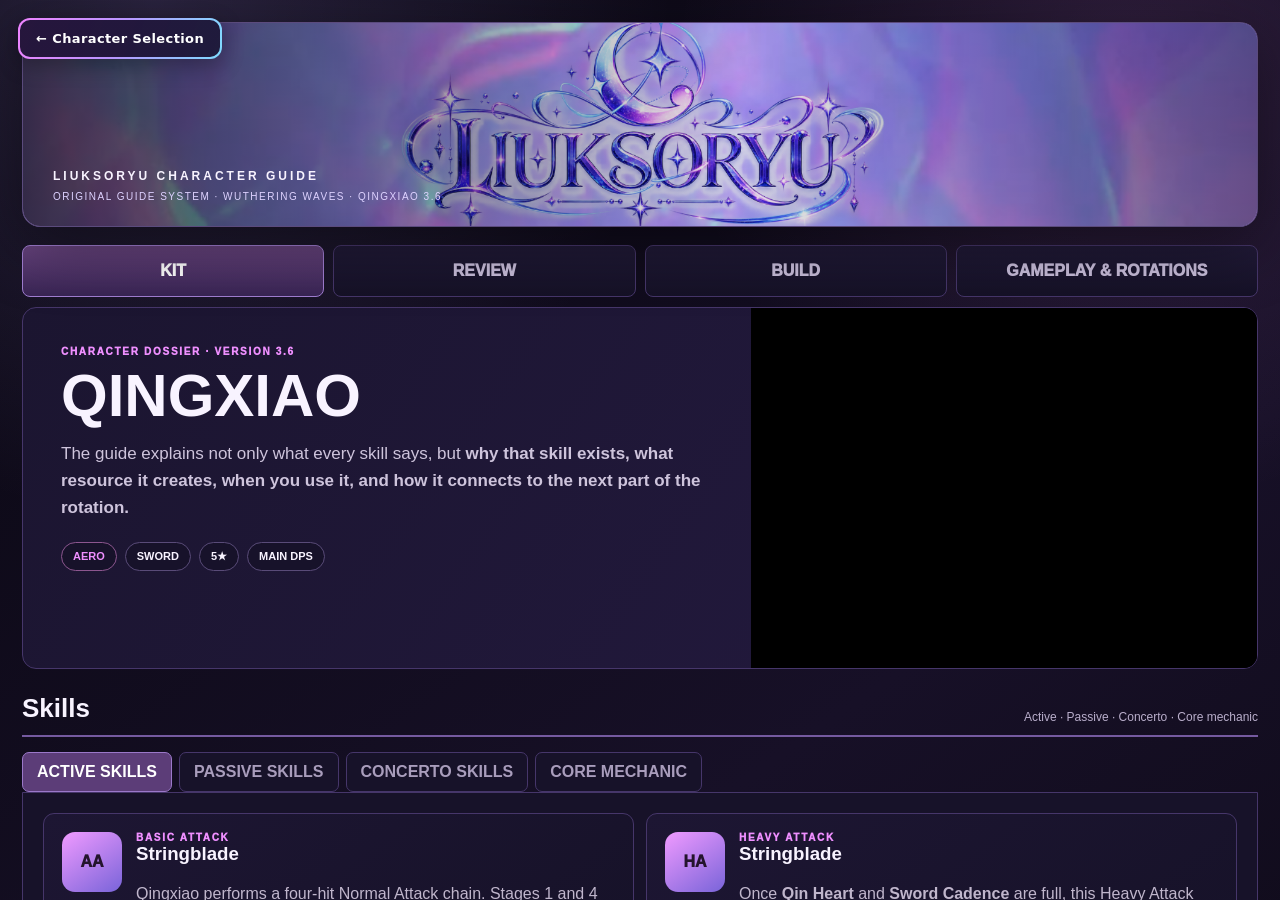
<file: character-builder.html>
<!doctype html><html lang="en"><head><meta charset="utf-8"><meta name="viewport" content="width=device-width,initial-scale=1"><title>LIUKSORYU — Qingxiao Guide Builder</title><style>html,body{margin:0;width:100%;min-height:100%;background:#090615;color:#fff}iframe{display:block;width:100%;height:100vh;border:0}.back{position:fixed;top:18px;left:18px;z-index:99999;display:inline-flex;align-items:center;gap:8px;padding:11px 16px;border:2px solid transparent;border-radius:12px;background:linear-gradient(rgba(25,15,48,.94),rgba(25,15,48,.94)) padding-box,linear-gradient(110deg,#ef83ff,#b896ff,#7edcff) border-box;color:#fff;text-decoration:none;font:800 13px system-ui,sans-serif;letter-spacing:.03em;box-shadow:0 6px 22px rgba(0,0,0,.3);backdrop-filter:blur(8px)}.back:hover{background:linear-gradient(110deg,#ef83ff,#b896ff,#7edcff) padding-box,linear-gradient(110deg,#ef83ff,#b896ff,#7edcff) border-box;color:#160b22}@media(max-width:600px){.back{top:10px;left:10px;padding:9px 12px;font-size:12px}}</style></head><body><a class="back" href="character-guides.html" aria-label="Back to Character Selection">← Character Selection</a><iframe id="builder" src="LIUKSORYU_Guide_Builder_OBS_EXPORT_READY_SELF_CONTAINED_CLEANED.html" title="LIUKSORYU Qingxiao Guide Builder"></iframe><script>(function(){var f=document.getElementById('builder');function protect(){try{var d=f.contentDocument;if(!d)return;var s=['#editGuideButton','#editGuide','#editModeToggle','#editModeButton','.edit-guide','.edit-mode','.editor-controls','.edit-controls','[data-edit]','[id*="edit"]','[class*="edit"]','button[title*="Edit"]','button[aria-label*="Edit"]'];s.forEach(function(q){d.querySelectorAll(q).forEach(function(e){var t=(e.textContent||'').trim().toLowerCase(),a=((e.getAttribute('title')||'')+' '+(e.getAttribute('aria-label')||'')).toLowerCase();if(q.indexOf('[id*="edit"]')<0&&q.indexOf('[class*="edit"]')<0||t==='edit'||t==='edit guide'||a.indexOf('edit')>=0){e.style.setProperty('display','none','important');e.style.setProperty('visibility','hidden','important');e.style.setProperty('pointer-events','none','important')}})});d.querySelectorAll('button,a,[role="button"]').forEach(function(e){var t=(e.textContent||'').trim().toLowerCase(),a=((e.getAttribute('title')||'')+' '+(e.getAttribute('aria-label')||'')).toLowerCase();if(t==='edit'||t==='edit guide'||t.indexOf('edit guide')>=0||a.indexOf('edit guide')>=0){e.style.setProperty('display','none','important');e.style.setProperty('visibility','hidden','important');e.style.setProperty('pointer-events','none','important')}});var x=d.getElementById('liuksoryu-public-viewer-fix');if(!x){x=d.createElement('style');x.id='liuksoryu-public-viewer-fix';x.textContent='.image-slot::after,.image-slot .placeholder,.image-slot .image-placeholder,.image-slot [class*="placeholder"]{display:none!important;content:none!important}.image-slot img{position:relative;z-index:1}';(d.head||d.documentElement).appendChild(x)}}catch(e){}}f.addEventListener('load',function(){protect();setTimeout(protect,100);setTimeout(protect,500);setTimeout(protect,1000);try{var d=f.contentDocument;if(d&&d.body)new MutationObserver(protect).observe(d.body,{subtree:true,childList:true,attributes:true})}catch(e){}})})();</script></body></html>
</file>
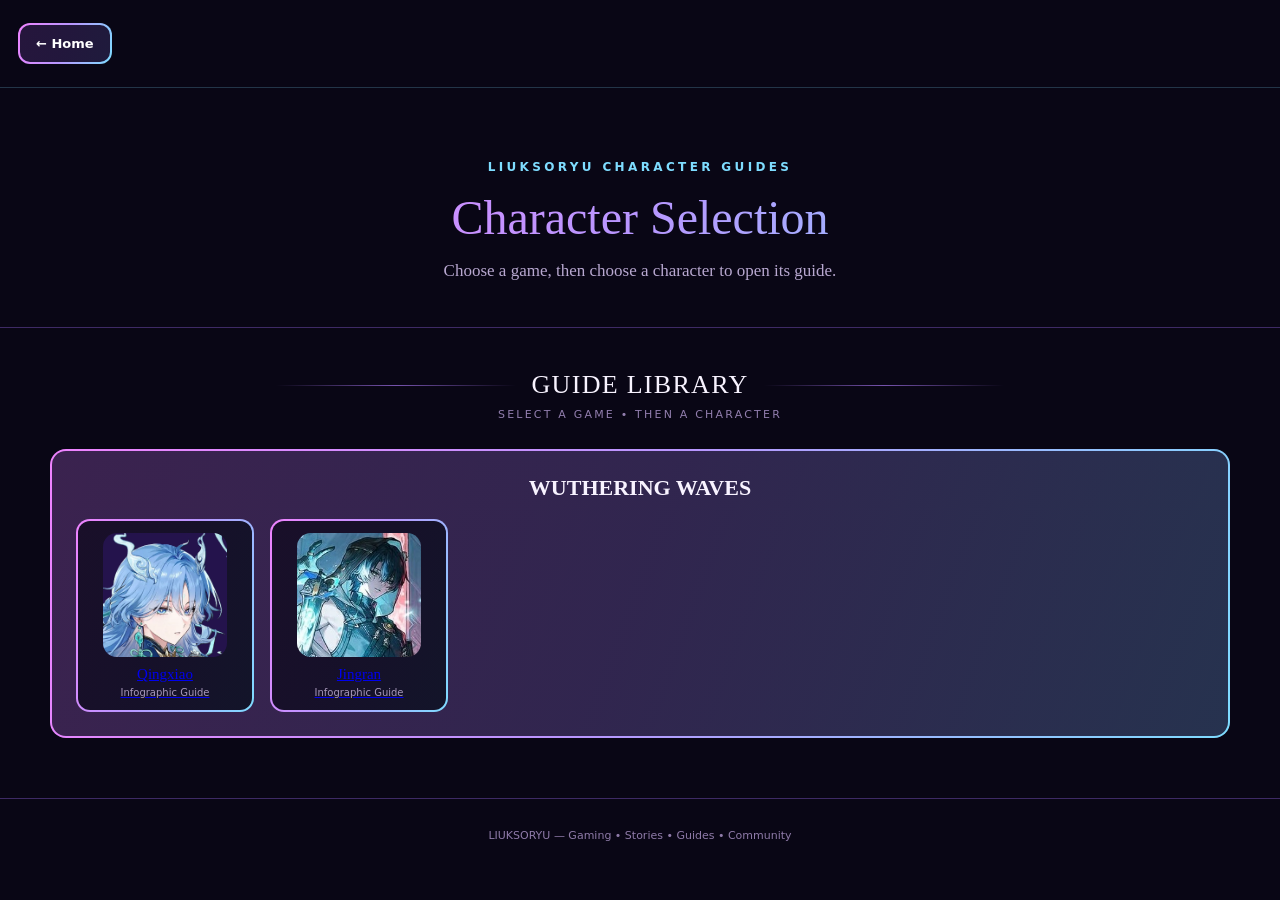
<file: character-guides.html>
<!doctype html><html lang="en"><head><meta charset="utf-8"><meta name="viewport" content="width=device-width,initial-scale=1"><title>LIUKSORYU — Character Guides</title><style>html,body{margin:0;min-height:100%;background:#090615;color:#f8f3ff}body{font-family:Georgia,'Times New Roman',serif}.shell{width:min(calc(100% - 36px),1180px);margin:auto}.top{height:88px;display:flex;align-items:center;border-bottom:1px solid rgba(126,220,255,.22);padding:0 18px;box-sizing:border-box}.home{display:inline-flex;padding:11px 16px;border:2px solid transparent;border-radius:12px;background:linear-gradient(rgba(25,15,48,.94),rgba(25,15,48,.94)) padding-box,linear-gradient(110deg,#ef83ff,#b896ff,#7edcff) border-box;color:#fff;text-decoration:none;font:800 13px system-ui,sans-serif}.home:hover{background:linear-gradient(110deg,#ef83ff,#b896ff,#7edcff) padding-box,linear-gradient(110deg,#ef83ff,#b896ff,#7edcff) border-box;color:#160b22}.hero{text-align:center;padding:72px 18px 46px;border-bottom:1px solid #3e2a65}.eyebrow{font:800 12px system-ui,sans-serif;letter-spacing:.28em;color:#7edcff}.hero h1{margin:16px 0 0;font-size:48px;font-weight:500;background:linear-gradient(110deg,#ef83ff,#b896ff,#7edcff);-webkit-background-clip:text;background-clip:text;color:transparent}.hero p{margin:16px auto 0;color:#b8a8d0;font-size:17px}.section{padding:42px 0 60px}.title{display:flex;align-items:center;gap:16px;justify-content:center}.title h2{margin:0;font-size:26px;font-weight:500;letter-spacing:.05em}.rule{height:1px;flex:1;max-width:240px;background:linear-gradient(90deg,transparent,#7653ad,transparent)}.sub{text-align:center;margin:8px 0 28px;color:#927eae;font:11px system-ui,sans-serif;letter-spacing:.2em}.game{padding:24px;border:2px solid transparent;border-radius:16px;background:linear-gradient(rgba(19,13,40,.82),rgba(19,13,40,.82)) padding-box,linear-gradient(110deg,#ef83ff,#b896ff,#7edcff) border-box}.game h3{margin:0 0 18px;text-align:center;font-size:22px}.characters{display:flex;justify-content:flex-start;flex-wrap:wrap;gap:16px}.character{width:150px;padding:12px;border:2px solid transparent;border-radius:14px;background:linear-gradient(rgba(12,8,28,.94),rgba(12,8,28,.94)) padding-box,linear-gradient(110deg,#ef83ff,#b896ff,#7edcff) border-box;text-align:center;transition:.18s}.character:hover{transform:translateY(-3px);box-shadow:0 0 20px rgba(239,131,255,.28)}.portrait{width:124px;height:124px;margin:auto;border-radius:14px;overflow:hidden;background:#24134c}.portrait img{width:100%;height:100%;object-fit:cover}.name{margin-top:9px;font-size:15px}.type{margin-top:4px;color:#a899bc;font:10px system-ui,sans-serif}.foot{text-align:center;border-top:1px solid #3e2a65;padding:30px;color:#8f7ba9;font:11px system-ui,sans-serif}@media(max-width:600px){.top{height:64px;padding:0 11px}.home{padding:9px 12px;font-size:12px}.hero{padding:50px 11px 36px}.hero h1{font-size:34px}.hero p{font-size:15px}.shell{width:calc(100% - 22px)}.section{padding:30px 0 46px}.title{gap:10px}.title h2{font-size:20px;white-space:nowrap}.rule{max-width:70px}.game{padding:16px}.game h3{font-size:19px}.characters{gap:10px}.character{width:calc(50% - 5px);padding:9px}.portrait{width:100%;height:auto;aspect-ratio:1}}@media(max-width:380px){.character{width:100%}}</style></head><body><header class="top"><a class="home" href="index.html">← Home</a></header><main><section class="hero"><div class="shell"><div class="eyebrow">LIUKSORYU CHARACTER GUIDES</div><h1>Character Selection</h1><p>Choose a game, then choose a character to open its guide.</p></div></section><section class="section"><div class="shell"><div class="title"><span class="rule"></span><h2>GUIDE LIBRARY</h2><span class="rule"></span></div><p class="sub">SELECT A GAME • THEN A CHARACTER</p><div class="game"><h3>WUTHERING WAVES</h3><div class="characters"><a class="character" href="character-builder.html" aria-label="Open Qingxiao guide builder"><div class="portrait"><img src="Qingxiao.png" alt="Qingxiao"></div><div class="name">Qingxiao</div><div class="type">Infographic Guide</div></a><a class="character" href="jingran-guide.html" aria-label="Open Jingran guide"><div class="portrait"><img src="Jingran%20ICON%20.jpg" alt="Jingran"></div><div class="name">Jingran</div><div class="type">Infographic Guide</div></a></div></div></div></section></main><footer class="foot">LIUKSORYU — Gaming • Stories • Guides • Community</footer></body></html>
</file>
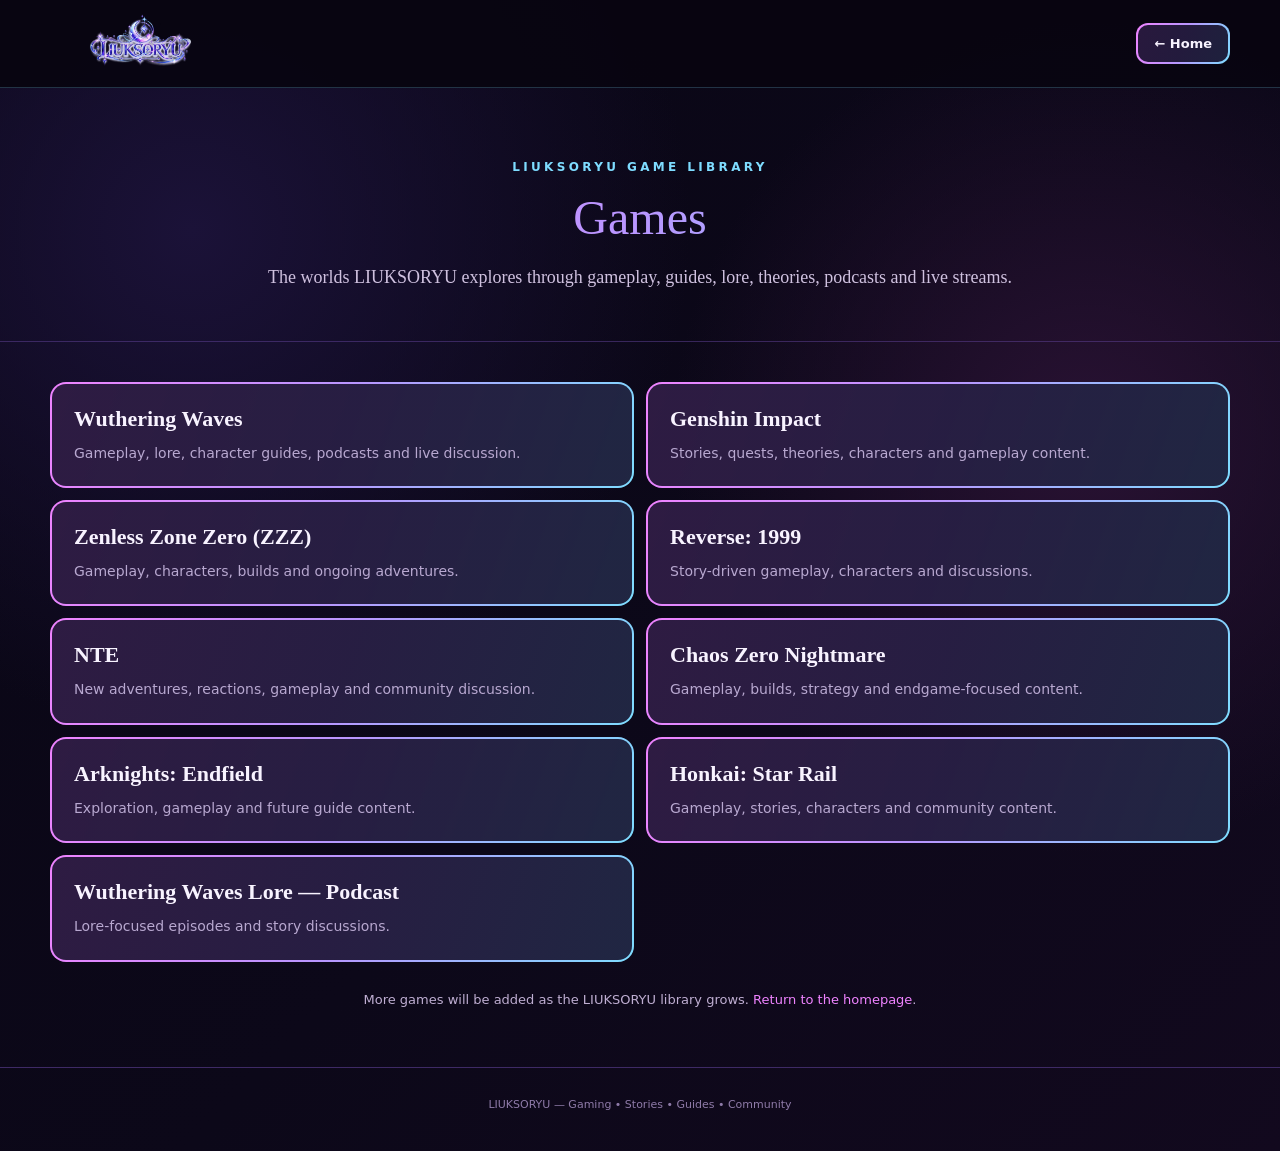
<file: games.html>
<!doctype html>
<html lang="en">
<head>
<meta charset="utf-8"><meta name="viewport" content="width=device-width,initial-scale=1">
<meta name="description" content="LIUKSORYU Games — Wuthering Waves, Genshin Impact, Zenless Zone Zero, Reverse: 1999, NTE, Chaos Zero Nightmare, Arknights: Endfield and more.">
<link rel="canonical" href="https://liuksoryu-ls.github.io/games.html"><title>LIUKSORYU — Games</title>
<style>
:root{--bg:#090615;--panel:#130d28;--text:#f8f3ff;--muted:#b8a8d0;--pink:#ef83ff;--lav:#b896ff;--blue:#7edcff}*{box-sizing:border-box}html{scroll-behavior:smooth}body{margin:0;min-height:100vh;background:radial-gradient(circle at 15% 20%,#1b1238 0,transparent 35%),radial-gradient(circle at 85% 38%,#291233 0,transparent 32%),linear-gradient(135deg,var(--bg),#0c0819 55%,#12091e);color:var(--text);font-family:Georgia,'Times New Roman',serif}a{color:inherit;text-decoration:none}.shell{width:min(calc(100% - 36px),1180px);margin:auto}.topbar{height:88px;background:rgba(8,5,16,.94);border-bottom:1px solid rgba(126,220,255,.22);display:flex;align-items:center}.nav{display:flex;align-items:center;justify-content:space-between;gap:18px}.brand img{width:180px;height:60px;object-fit:contain}.home{padding:11px 16px;border:2px solid transparent;border-radius:12px;background:linear-gradient(rgba(19,13,40,.9),rgba(19,13,40,.9)) padding-box,linear-gradient(110deg,var(--pink),var(--lav),var(--blue)) border-box;font:800 13px system-ui,sans-serif}.hero{text-align:center;padding:72px 18px 48px;border-bottom:1px solid rgba(91,62,145,.55)}.eyebrow{font:800 12px system-ui,sans-serif;letter-spacing:.28em;color:var(--blue)}h1{margin:16px 0 0;font-size:48px;font-weight:500;background:linear-gradient(110deg,var(--pink),var(--lav),var(--blue));-webkit-background-clip:text;background-clip:text;color:transparent}.intro{max-width:760px;margin:18px auto 0;color:#cfc1df;font-size:18px;line-height:1.65}.section{padding:40px 0 60px}.grid{display:grid;grid-template-columns:repeat(2,minmax(0,1fr));gap:12px}.card{display:block;padding:22px;border:2px solid transparent;border-radius:16px;background:linear-gradient(rgba(19,13,40,.88),rgba(19,13,40,.88)) padding-box,linear-gradient(110deg,var(--pink),var(--lav),var(--blue)) border-box}.card h2{margin:0 0 10px;font-size:22px}.card p{margin:0;color:var(--muted);font:14px/1.6 system-ui,sans-serif}.cta{text-align:center;margin-top:30px;color:#bfaed2;font:13px system-ui,sans-serif}.cta a{color:var(--pink)}footer{padding:30px 0 40px;border-top:1px solid #3e2a65;color:#8f7ba9;text-align:center;font:11px system-ui,sans-serif}@media(max-width:600px){.shell{width:calc(100% - 22px)}.topbar{height:64px}.brand img{width:120px;height:50px}.home{padding:9px 12px;font-size:12px}.hero{padding:52px 11px 36px}h1{font-size:34px}.intro{font-size:16px}.section{padding:30px 0 46px}.grid{grid-template-columns:1fr}.card{padding:18px}.card h2{font-size:20px}}
</style></head>
<body><header class="topbar"><div class="shell nav"><a class="brand" href="index.html#top"><img src="LOGO.png" alt="LIUKSORYU"></a><a class="home" href="index.html#games">← Home</a></div></header>
<main><section class="hero"><div class="shell"><div class="eyebrow">LIUKSORYU GAME LIBRARY</div><h1>Games</h1><p class="intro">The worlds LIUKSORYU explores through gameplay, guides, lore, theories, podcasts and live streams.</p></div></section><section class="section"><div class="shell"><div class="grid">
<a class="card" href="index.html#games"><h2>Wuthering Waves</h2><p>Gameplay, lore, character guides, podcasts and live discussion.</p></a>
<a class="card" href="index.html#games"><h2>Genshin Impact</h2><p>Stories, quests, theories, characters and gameplay content.</p></a>
<a class="card" href="index.html#games"><h2>Zenless Zone Zero (ZZZ)</h2><p>Gameplay, characters, builds and ongoing adventures.</p></a>
<a class="card" href="index.html#games"><h2>Reverse: 1999</h2><p>Story-driven gameplay, characters and discussions.</p></a>
<a class="card" href="index.html#games"><h2>NTE</h2><p>New adventures, reactions, gameplay and community discussion.</p></a>
<a class="card" href="index.html#games"><h2>Chaos Zero Nightmare</h2><p>Gameplay, builds, strategy and endgame-focused content.</p></a>
<a class="card" href="index.html#games"><h2>Arknights: Endfield</h2><p>Exploration, gameplay and future guide content.</p></a>
<a class="card" href="index.html#games"><h2>Honkai: Star Rail</h2><p>Gameplay, stories, characters and community content.</p></a>
<a class="card" href="podcasts.html"><h2>Wuthering Waves Lore — Podcast</h2><p>Lore-focused episodes and story discussions.</p></a>
</div><div class="cta">More games will be added as the LIUKSORYU library grows. <a href="index.html#games">Return to the homepage</a>.</div></div></section></main><footer>LIUKSORYU — Gaming • Stories • Guides • Community</footer></body></html>
</file>
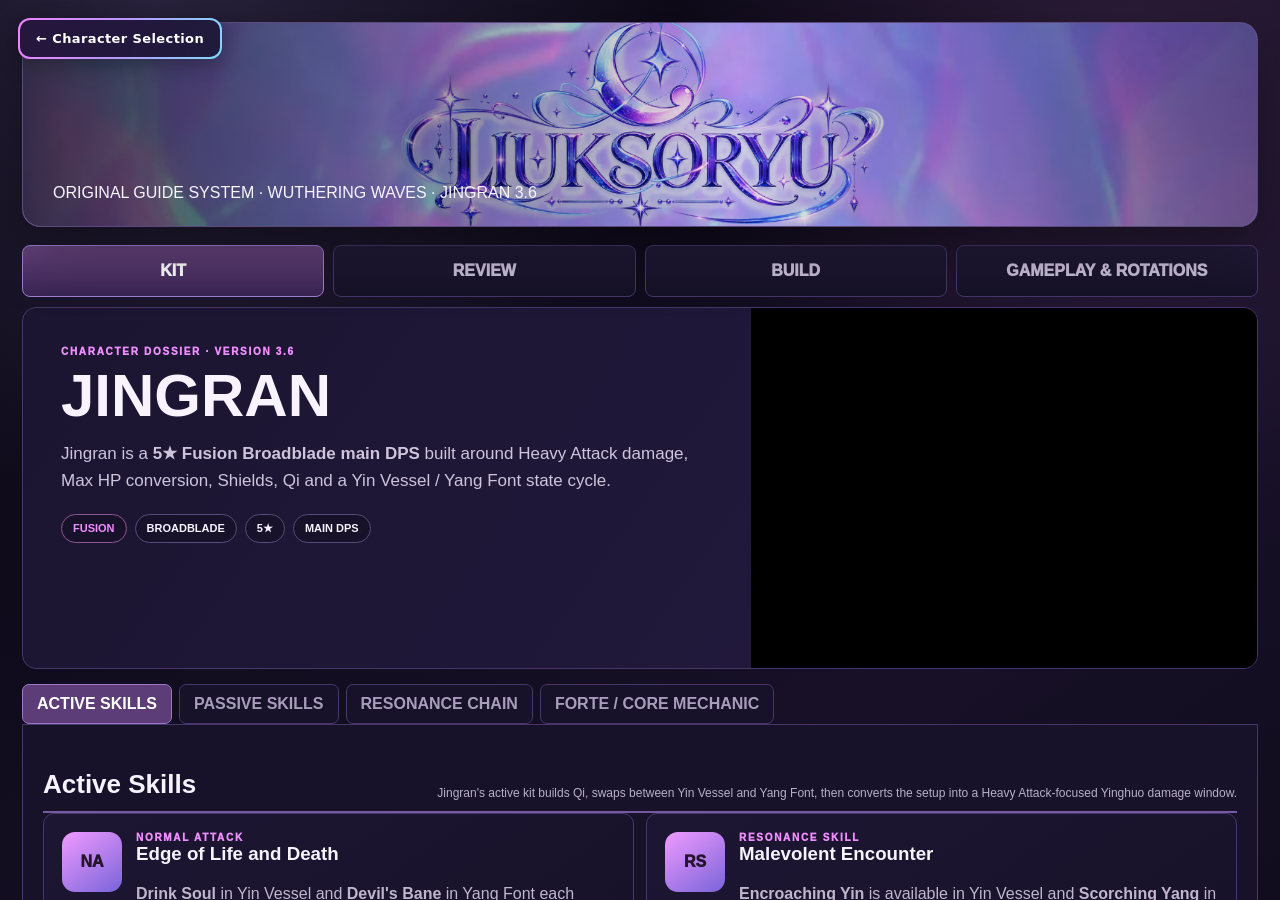
<file: jingran-guide.html>
<!doctype html><html lang="en"><head><meta charset="utf-8"><meta name="viewport" content="width=device-width,initial-scale=1"><title>LIUKSORYU — Jingran Guide</title><style>html,body{margin:0;width:100%;min-height:100%;background:#090615;color:#fff}iframe{display:block;width:100%;height:100vh;border:0}.back{position:fixed;top:18px;left:18px;z-index:99999;display:inline-flex;align-items:center;gap:8px;padding:11px 16px;border:2px solid transparent;border-radius:12px;background:linear-gradient(rgba(25,15,48,.94),rgba(25,15,48,.94)) padding-box,linear-gradient(110deg,#ef83ff,#b896ff,#7edcff) border-box;color:#fff;text-decoration:none;font:800 13px system-ui,sans-serif;letter-spacing:.03em;box-shadow:0 6px 22px rgba(0,0,0,.3);backdrop-filter:blur(8px)}.back:hover{background:linear-gradient(110deg,#ef83ff,#b896ff,#7edcff) padding-box,linear-gradient(110deg,#ef83ff,#b896ff,#7edcff) border-box;color:#160b22}@media(max-width:600px){.back{top:10px;left:10px;padding:9px 12px;font-size:12px}}</style></head><body><a class="back" href="character-guides.html" aria-label="Back to Character Selection">← Character Selection</a><iframe id="builder" src="LIUKSORYU_JINGRAN_Wuthering_Waves_NEW_BUILDER_FINAL_FIXED.html" title="LIUKSORYU Jingran Guide"></iframe><script>(function(){var f=document.getElementById('builder');function protect(){try{var d=f.contentDocument;if(!d)return;var s=['#editGuideBtn','#editGuideButton','#editGuide','#editModeToggle','#editModeButton','.edit-guide','.edit-mode','.editor-controls','.edit-controls','.floating','[data-edit]','[id*="edit"]','[class*="edit"]','button[title*="Edit"]','button[aria-label*="Edit"]'];s.forEach(function(q){d.querySelectorAll(q).forEach(function(e){var t=(e.textContent||'').trim().toLowerCase(),a=((e.getAttribute('title')||'')+' '+(e.getAttribute('aria-label')||'')).toLowerCase();if(q==='#editGuideBtn'||q==='.floating'||q.indexOf('[id*="edit"]')<0&&q.indexOf('[class*="edit"]')<0||t==='edit'||t==='edit guide'||t==='open builder'||a.indexOf('edit')>=0){e.style.setProperty('display','none','important');e.style.setProperty('visibility','hidden','important');e.style.setProperty('pointer-events','none','important')}})});d.querySelectorAll('button,a,[role="button"]').forEach(function(e){var t=(e.textContent||'').trim().toLowerCase(),a=((e.getAttribute('title')||'')+' '+(e.getAttribute('aria-label')||'')).toLowerCase();if(t==='edit'||t==='edit guide'||t.indexOf('edit guide')>=0||t==='open builder'||t.indexOf('open builder')>=0||a.indexOf('edit guide')>=0||a.indexOf('open builder')>=0){e.style.setProperty('display','none','important');e.style.setProperty('visibility','hidden','important');e.style.setProperty('pointer-events','none','important')}});var hero=d.getElementById('heroLiveMedia');if(hero&&!hero.dataset.liukYoutube){hero.dataset.liukYoutube='1';hero.innerHTML='<iframe class="liukHeroYoutube" src="https://www.youtube.com/embed/aIw0K1y3MFQ?rel=0&modestbranding=1" title="Jingran Guide Video" allow="accelerometer;autoplay;clipboard-write;encrypted-media;gyroscope;picture-in-picture;web-share" allowfullscreen></iframe>';hero.classList.add('localFilled');var hs=d.createElement('style');hs.textContent='#heroLiveMedia{padding:0!important;overflow:hidden!important;background:#000!important}#heroLiveMedia .liukHeroYoutube{position:absolute!important;inset:0!important;width:100%!important;height:100%!important;border:0!important;display:block!important}';(d.head||d.documentElement).appendChild(hs)}var x=d.getElementById('liuksoryu-public-viewer-fix');if(!x){x=d.createElement('style');x.id='liuksoryu-public-viewer-fix';x.textContent='.image-slot::after,.image-slot .placeholder,.image-slot .image-placeholder,.image-slot [class*="placeholder"]{display:none!important;content:none!important}.image-slot img{position:relative;z-index:1}#editGuideBtn,.floating,#editorPanel{display:none!important;visibility:hidden!important;pointer-events:none!important}';(d.head||d.documentElement).appendChild(x)}}catch(e){}}f.addEventListener('load',function(){protect();setTimeout(protect,100);setTimeout(protect,500);setTimeout(protect,1000)});})();</script></body></html>
</file>
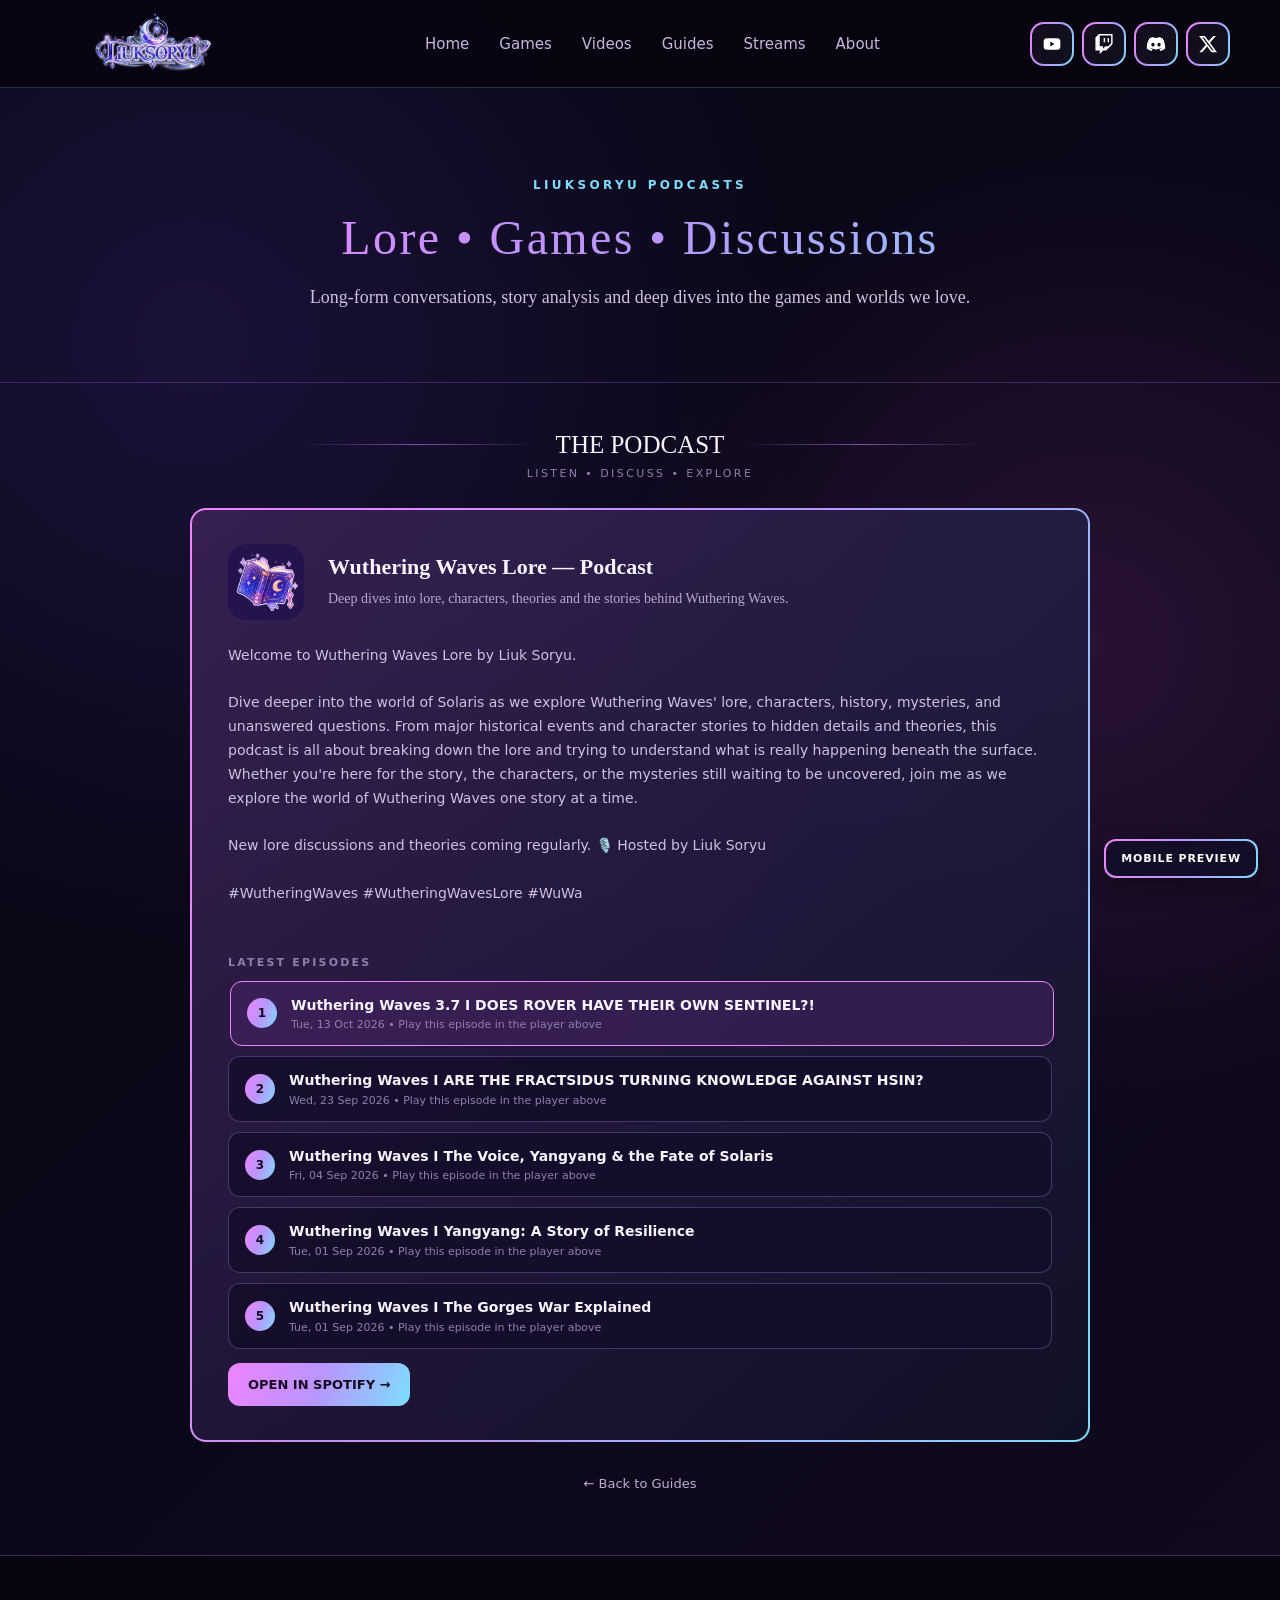
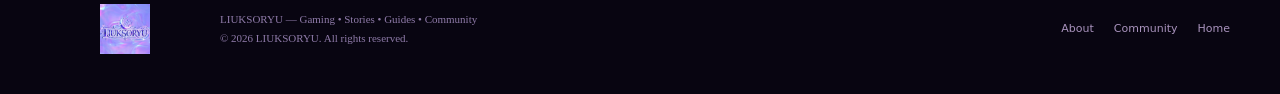
<file: podcasts.html>
<!doctype html><html lang="en"><head><meta charset="utf-8"><meta name="viewport" content="width=device-width,initial-scale=1"><meta name="description" content="LIUKSORYU Podcasts — Lore, games and discussions."><title>LIUKSORYU — Podcasts</title><style>
:root{--bg:#090615;--panel:#130d28;--text:#f8f3ff;--muted:#b8a8d0;--pink:#ef83ff;--lav:#b896ff;--blue:#7edcff;--line:#5b3e91}*{box-sizing:border-box}html{scroll-behavior:smooth}body{margin:0;min-height:100vh;overflow-x:hidden;background:radial-gradient(circle at 15% 20%,#1b1238 0,transparent 35%),radial-gradient(circle at 85% 38%,#291233 0,transparent 32%),linear-gradient(135deg,var(--bg),#0c0819 55%,#12091e);color:var(--text);font-family:Georgia,'Times New Roman',serif}button{font:inherit}a{color:inherit;text-decoration:none}.shell{width:min(calc(100% - 36px),1180px);margin:auto}.topbar{height:88px;background:rgba(8,5,16,.94);border-bottom:1px solid rgba(126,220,255,.22);position:sticky;top:0;z-index:20;backdrop-filter:blur(12px)}.nav{height:88px;display:flex;align-items:center;gap:30px}.brand{display:flex;align-items:center;min-width:225px}.brand img{width:205px;height:68px;object-fit:contain}.links{display:flex;gap:30px;margin:auto;font:15px system-ui,sans-serif;color:#c7b7dd}.links a:hover{color:var(--pink)}.socials{display:flex;gap:8px}.social{width:44px;height:44px;border:2px solid transparent;border-radius:14px;display:grid;place-items:center;color:#fff;background:linear-gradient(rgba(8,5,16,.94),rgba(8,5,16,.94)) padding-box,linear-gradient(110deg,var(--pink),var(--lav),var(--blue)) border-box}.social svg{width:20px;height:20px;display:block}.social:hover{color:#fff}.hero{padding:90px 0 70px;text-align:center;border-bottom:1px solid rgba(91,62,145,.55)}.eyebrow{font:800 12px system-ui,sans-serif;letter-spacing:.28em;color:var(--blue);margin-bottom:18px}.hero h1{margin:0;font-size:48px;font-weight:500;letter-spacing:.05em;background:linear-gradient(110deg,var(--pink),var(--lav),var(--blue));-webkit-background-clip:text;background-clip:text;color:transparent}.hero p{max-width:700px;margin:18px auto 0;color:#cfc1df;font-size:18px;line-height:1.6}.section{padding:48px 0 64px}.section-title{display:flex;align-items:center;gap:18px;justify-content:center}.rule{height:1px;flex:1;max-width:240px;background:linear-gradient(90deg,transparent,#7653ad,transparent)}.section-title h2{margin:0;font-size:25px;font-weight:500}.section-sub{text-align:center;margin:8px 0 28px;color:#927eae;font:11px system-ui;letter-spacing:.22em}.podcast-card{max-width:900px;margin:0 auto;border:2px solid transparent;border-radius:16px;background:linear-gradient(145deg,rgba(30,18,58,.88),rgba(12,8,28,.96)) padding-box,linear-gradient(110deg,var(--pink),var(--lav),var(--blue)) border-box;overflow:hidden;transition:.2s}.podcast-card:hover{transform:translateY(-3px);box-shadow:0 0 24px rgba(239,131,255,.2),0 0 45px rgba(126,220,255,.12)}.podcast-inner{padding:34px 36px;display:flex;flex-direction:column;align-items:stretch;gap:24px}.podcast-heading{display:flex;align-items:center;gap:24px}.podcast-icon{width:76px;height:76px;flex:0 0 76px;border-radius:18px;display:grid;place-items:center;background:#24134c;overflow:hidden}.podcast-icon img{width:64px;height:64px;object-fit:contain;display:block}.podcast-copy{flex:1}.podcast-copy h3{margin:0 0 8px;font-size:22px}.podcast-copy p{margin:0;color:var(--muted);font-size:14px;line-height:1.55}.podcast-description{margin:0;color:#cfc1df;font:14px system-ui,sans-serif;line-height:1.7}.podcast-description p{margin:0}.spotify-wrap{width:100%;border-radius:14px;overflow:hidden;background:#0d0919}.spotify-wrap iframe{width:100%;height:160px;border:0;display:block}.episode-list{display:flex;flex-direction:column;gap:10px}.episode-label{margin:2px 0 2px;color:#927eae;font:800 11px system-ui,sans-serif;letter-spacing:.2em;text-align:left}.episode{width:100%;display:flex;align-items:center;gap:14px;padding:14px 16px;border:1px solid rgba(184,150,255,.3);border-radius:12px;background:rgba(19,13,40,.8);color:var(--text);text-align:left;cursor:pointer;font:600 14px system-ui,sans-serif;transition:.18s}.episode:hover,.episode.active{border-color:var(--pink);background:rgba(70,35,100,.55);transform:translateX(2px)}.episode-number{width:30px;height:30px;flex:0 0 30px;border-radius:50%;display:grid;place-items:center;background:linear-gradient(110deg,var(--pink),var(--lav),var(--blue));color:#160b22;font:800 12px system-ui}.episode-text{min-width:0}.episode-name{display:block;line-height:1.4;overflow-wrap:anywhere}.episode-hint{display:block;margin-top:3px;color:#927eae;font-size:11px;font-weight:400}.listen{display:inline-flex;align-items:center;justify-content:center;margin-top:4px;padding:12px 18px;border:2px solid transparent;border-radius:12px;background:linear-gradient(110deg,var(--pink),var(--lav),var(--blue)) padding-box,linear-gradient(110deg,var(--pink),var(--lav),var(--blue)) border-box;color:#160b22;font:800 13px system-ui}.back{display:block;width:max-content;margin:34px auto 0;color:#bfaed2;font:13px system-ui}.back:hover{color:var(--pink)}.footer{padding:48px 0 40px;background:#080511;border-top:1px solid #3e2a65}.footer-inner{display:flex;justify-content:space-between;align-items:center;gap:30px}.footer-brand{display:flex;align-items:center;gap:20px}.footer-brand img{width:150px;height:50px;object-fit:contain}.footer-copy{color:#8f7ba9;font-size:11px;line-height:1.7}.footer-links{display:flex;gap:20px;color:#a993bd;font:11px system-ui}.footer-links a:hover{color:var(--pink)}#mobilePreviewToggle{position:fixed;right:22px;bottom:22px;z-index:1000;padding:11px 15px;border:2px solid transparent;border-radius:12px;background:linear-gradient(#130d28,#130d28) padding-box,linear-gradient(110deg,var(--pink),var(--lav),var(--blue)) border-box;color:#fff;font:800 11px system-ui;letter-spacing:.08em;cursor:pointer;box-shadow:0 8px 24px rgba(0,0,0,.35)}#mobilePreviewOverlay{display:none;position:fixed;inset:0;z-index:9999;background:rgba(4,2,10,.82);backdrop-filter:blur(8px);align-items:center;justify-content:center;padding:20px}.preview-window{position:relative;width:min(410px,92vw);height:min(820px,92vh);padding:10px;border:3px solid #6c48a0;border-radius:42px;background:#0b0714;box-shadow:0 0 35px rgba(108,72,160,.35)}.preview-window iframe{width:100%;height:100%;border:0;border-radius:32px;background:var(--bg)}#mobilePreviewClose{position:absolute;right:-12px;top:-12px;width:34px;height:34px;border:2px solid #c99aff;border-radius:50%;background:#130d28;color:#fff;cursor:pointer;font:700 18px system-ui;z-index:2}@media(max-width:900px){.links{display:none}.nav{justify-content:space-between}.brand{min-width:0}.brand img{width:145px}}@media(max-width:600px){.shell{width:calc(100% - 22px)}.topbar,.nav{height:64px}.brand img{width:108px;height:52px}.social{width:44px;height:44px;min-width:44px}.socials{gap:10px}.hero{padding:60px 0 48px}.hero h1{font-size:34px;line-height:1.2}.hero p{font-size:16px}.section{padding:34px 0 48px}.section-title{gap:10px}.section-title h2{font-size:20px;white-space:nowrap}.rule{max-width:70px}.podcast-inner{padding:24px 16px;gap:20px}.podcast-heading{flex-direction:column;text-align:center;gap:16px}.podcast-icon{width:68px;height:68px;flex-basis:68px}.podcast-icon img{width:58px;height:58px}.podcast-copy h3{font-size:20px;line-height:1.3}.podcast-copy p{font-size:13px}.podcast-description{font-size:13px;line-height:1.65}.spotify-wrap iframe{height:160px}.episode{padding:13px 12px;gap:11px}.episode-name{font-size:13px}.episode-hint{font-size:10px}.listen{width:100%;margin-top:2px}.back{margin-top:28px}.footer{padding:48px 0 40px}.footer-inner,.footer-brand{align-items:flex-start;flex-direction:column}.footer-brand{gap:22px}.footer-brand img{width:150px;height:58px}.footer-copy{font-size:11px;line-height:1.9}.footer-links{flex-wrap:wrap;gap:18px;font-size:12px}.mobile-preview-desktop-only{display:none!important}#mobilePreviewToggle{display:none}}
</style></head><body><header class="topbar"><div class="shell nav"><a class="brand" href="index.html#top"><img src="LOGO.png" alt="LIUKSORYU"></a><nav class="links"><a href="index.html#top">Home</a><a href="index.html#games">Games</a><a href="index.html#videos">Videos</a><a href="index.html#guides">Guides</a><a href="index.html#community">Streams</a><a href="index.html#about">About</a></nav><div class="socials"><a class="social" href="https://youtube.com/@liuksoryu" target="_blank" rel="noopener" aria-label="YouTube"><svg viewBox="0 0 24 24"><rect x="2" y="5" width="20" height="14" rx="4" fill="#fff"/><path d="M10 9l5 3-5 3V9z" fill="#130d28"/></svg></a><a class="social" href="https://www.twitch.tv/liuksoryu" target="_blank" rel="noopener" aria-label="Twitch"><svg viewBox="0 0 24 24" fill="currentColor"><path d="M11.571 4.714h1.715v5.143H11.57zm4.715 0H18v5.143h-1.714zM6 0L1.714 4.286v15.428h5.143V24l4.286-4.286h3.428L22.286 12V0zm14.571 11.143l-3.428 3.428h-3.429l-3 3v-3H6.857V1.714h13.714Z"/></svg></a><a class="social" href="https://discord.gg/DwHKtRMX2g" target="_blank" rel="noopener" aria-label="Discord"><svg viewBox="0 0 640 512" fill="currentColor"><path d="M524.531,69.836a1.5,1.5,0,0,0-.764-.7A485.065,485.065,0,0,0,404.081,32.03a1.816,1.816,0,0,0-1.923.91,337.461,337.461,0,0,0-14.9,30.6,447.848,447.848,0,0,0-134.426,0,309.541,309.541,0,0,0-15.135-30.6,1.89,1.89,0,0,0-1.924-.91A483.689,483.689,0,0,0,116.085,69.137a1.712,1.712,0,0,0-.788.676C39.068,183.651,18.186,294.69,28.43,404.354a2.016,2.016,0,0,0,.765,1.375A487.666,487.666,0,0,0,176.02,479.918a1.9,1.9,0,0,0,2.063-.676A348.2,348.2,0,0,0,208.12,430.4a1.86,1.86,0,0,0-1.019-2.588,321.173,321.173,0,0,1-45.868-21.853,1.885,1.885,0,0,1-.185-3.126c3.082-2.309,6.166-4.711,9.109-7.137a1.819,1.819,0,0,1,1.9-.256c96.229,43.917,200.41,43.917,295.5,0a1.812,1.812,0,0,1,1.924.233c2.944,2.426,6.027,4.851,9.132,7.16a1.884,1.884,0,0,1-.162,3.126,301.407,301.407,0,0,1-45.89,21.83,1.875,1.875,0,0,0-1,2.611,391.055,391.055,0,0,0,30.014,48.815,1.864,1.864,0,0,0,2.063.7A486.048,486.048,0,0,0,610.7,405.729a1.882,1.882,0,0,0,.765-1.352C623.729,277.594,590.933,167.465,524.531,69.836ZM222.491,337.58c-28.972,0-52.844-26.587-52.844-59.239S193.056,219.1,222.491,219.1c29.665,0,53.306,26.82,52.843,59.239C275.334,310.993,251.924,337.58,222.491,337.58Zm195.38,0c-28.971,0-52.843-26.587-52.843-59.239S388.437,219.1,417.871,219.1c29.667,0,53.307,26.82,52.844,59.239C470.715,310.993,447.538,337.58,417.871,337.58Z"/></svg></a><a class="social" href="https://x.com/LiukSoryu" target="_blank" rel="noopener" aria-label="X"><svg viewBox="0 0 24 24" fill="currentColor"><path d="M18.244 2.25h3.308l-7.227 8.26 8.502 11.24h-6.657l-5.214-6.817-5.967 6.817H1.68l7.73-8.835L1.254 2.25H8.08l4.713 6.231 5.45-6.231Zm-1.161 17.52h1.833L7.084 4.126H5.117L17.083 19.77Z"/></svg></a></div></div></header><main><section class="hero"><div class="shell"><div class="eyebrow">LIUKSORYU PODCASTS</div><h1>Lore • Games • Discussions</h1><p>Long-form conversations, story analysis and deep dives into the games and worlds we love.</p></div></section><section class="section"><div class="shell"><div class="section-title"><span class="rule"></span><h2>THE PODCAST</h2><span class="rule"></span></div><div class="section-sub">LISTEN • DISCUSS • EXPLORE</div><div class="podcast-card"><div class="podcast-inner"><div class="podcast-heading"><div class="podcast-icon"><img src="Lore.png" alt="Lore podcast artwork"></div><div class="podcast-copy"><h3>Wuthering Waves Lore — Podcast</h3><p>Deep dives into lore, characters, theories and the stories behind Wuthering Waves.</p></div></div><div class="podcast-description"><p>Welcome to Wuthering Waves Lore by Liuk Soryu.<br><br>Dive deeper into the world of Solaris as we explore Wuthering Waves' lore, characters, history, mysteries, and unanswered questions. From major historical events and character stories to hidden details and theories, this podcast is all about breaking down the lore and trying to understand what is really happening beneath the surface. Whether you're here for the story, the characters, or the mysteries still waiting to be uncovered, join me as we explore the world of Wuthering Waves one story at a time.<br><br>New lore discussions and theories coming regularly. 🎙️ Hosted by Liuk Soryu<br><br>#WutheringWaves #WutheringWavesLore #WuWa</p></div><div class="spotify-wrap"><div id="spotify-player"></div></div><div class="episode-list"><div class="episode-label">LATEST EPISODES</div>
<button class="episode active" type="button" data-episode-url="https://podcasters.spotify.com/pod/show/liuk-soryu7/episodes/Wuthering-Waves-3-7-I-DOES-ROVER-HAVE-THEIR-OWN-SENTINEL-e3qf8g1"><span class="episode-number">1</span><span class="episode-text"><span class="episode-name">Wuthering Waves 3.7 I DOES ROVER HAVE THEIR OWN SENTINEL?!</span><span class="episode-hint">Tue, 13 Oct 2026 • Play this episode in the player above</span></span></button>
<button class="episode" type="button" data-episode-url="https://podcasters.spotify.com/pod/show/liuk-soryu7/episodes/Wuthering-Waves-I-ARE-THE-FRACTSIDUS-TURNING-KNOWLEDGE-AGAINST-HSIN-e3p8qd6"><span class="episode-number">2</span><span class="episode-text"><span class="episode-name">Wuthering Waves I ARE THE FRACTSIDUS TURNING KNOWLEDGE AGAINST HSIN?</span><span class="episode-hint">Wed, 23 Sep 2026 • Play this episode in the player above</span></span></button>
<button class="episode" type="button" data-episode-url="https://podcasters.spotify.com/pod/show/liuk-soryu7/episodes/Wuthering-Waves-I-The-Voice--Yangyang--the-Fate-of-Solaris-e3oc04c"><span class="episode-number">3</span><span class="episode-text"><span class="episode-name">Wuthering Waves I The Voice, Yangyang &amp; the Fate of Solaris</span><span class="episode-hint">Fri, 04 Sep 2026 • Play this episode in the player above</span></span></button>
<button class="episode" type="button" data-episode-url="https://podcasters.spotify.com/pod/show/liuk-soryu7/episodes/Wuthering-Waves-I-Yangyang-A-Story-of-Resilience-e3o6j9p"><span class="episode-number">4</span><span class="episode-text"><span class="episode-name">Wuthering Waves I Yangyang: A Story of Resilience</span><span class="episode-hint">Tue, 01 Sep 2026 • Play this episode in the player above</span></span></button>
<button class="episode" type="button" data-episode-url="https://podcasters.spotify.com/pod/show/liuk-soryu7/episodes/Wuthering-Waves-I-The-Gorges-War-Explained-e3o64u0"><span class="episode-number">5</span><span class="episode-text"><span class="episode-name">Wuthering Waves I The Gorges War Explained</span><span class="episode-hint">Tue, 01 Sep 2026 • Play this episode in the player above</span></span></button>
<div><a class="listen" href="https://open.spotify.com/show/3Fa75fsoqh2IGwPEzOxyUg?si=b1648db761b549ba" target="_blank" rel="noopener">OPEN IN SPOTIFY →</a></div></div></div></div><a class="back" href="index.html#guides">← Back to Guides</a></div></section></main><footer class="footer"><div class="shell footer-inner"><div class="footer-brand"><img src="profilediscordcommunity.png" alt="LIUKSORYU"><div class="footer-copy">LIUKSORYU — Gaming • Stories • Guides • Community<br>© 2026 LIUKSORYU. All rights reserved.</div></div><div class="footer-links"><a href="index.html#about">About</a><a href="index.html#community">Community</a><a href="index.html#top">Home</a></div></div></footer><button id="mobilePreviewToggle" type="button">MOBILE PREVIEW</button><div id="mobilePreviewOverlay" aria-hidden="true"><div class="preview-window"><button id="mobilePreviewClose" type="button" aria-label="Close mobile preview">×</button><iframe id="mobilePreviewFrame" title="LIUKSORYU Podcasts mobile preview" src="about:blank"></iframe></div></div><script src="https://open.spotify.com/embed/iframe-api/v1" async></script><script>window.onSpotifyIframeApiReady=(IFrameAPI)=>{const element=document.getElementById('spotify-player');const first=document.querySelector('.episode.active');if(!element||!first)return;const options={width:'100%',height:160,url:'https://open.spotify.com/show/3Fa75fsoqh2IGwPEzOxyUg'};IFrameAPI.createController(element,options,(EmbedController)=>{document.querySelectorAll('.episode').forEach(episode=>episode.addEventListener('click',()=>{if(episode.dataset.spotifyUrl){EmbedController.loadEntity(episode.dataset.spotifyUrl)}else if(episode.dataset.episodeUrl){window.open(episode.dataset.episodeUrl,'_blank','noopener')}document.querySelectorAll('.episode').forEach(item=>item.classList.remove('active'));episode.classList.add('active')}));});};const previewToggle=document.getElementById('mobilePreviewToggle'),previewOverlay=document.getElementById('mobilePreviewOverlay'),previewFrame=document.getElementById('mobilePreviewFrame'),previewClose=document.getElementById('mobilePreviewClose');function openPreview(){previewFrame.src=window.location.pathname;previewOverlay.style.display='flex';previewOverlay.setAttribute('aria-hidden','false');document.body.style.overflow='hidden'}function closePreview(){previewOverlay.style.display='none';previewFrame.src='about:blank';previewOverlay.setAttribute('aria-hidden','true');document.body.style.overflow=''}previewToggle.addEventListener('click',openPreview);previewClose.addEventListener('click',closePreview);previewOverlay.addEventListener('click',e=>{if(e.target===previewOverlay)closePreview()});document.addEventListener('keydown',e=>{if(e.key==='Escape'&&previewOverlay.style.display==='flex')closePreview()});</script></body></html>
</file>
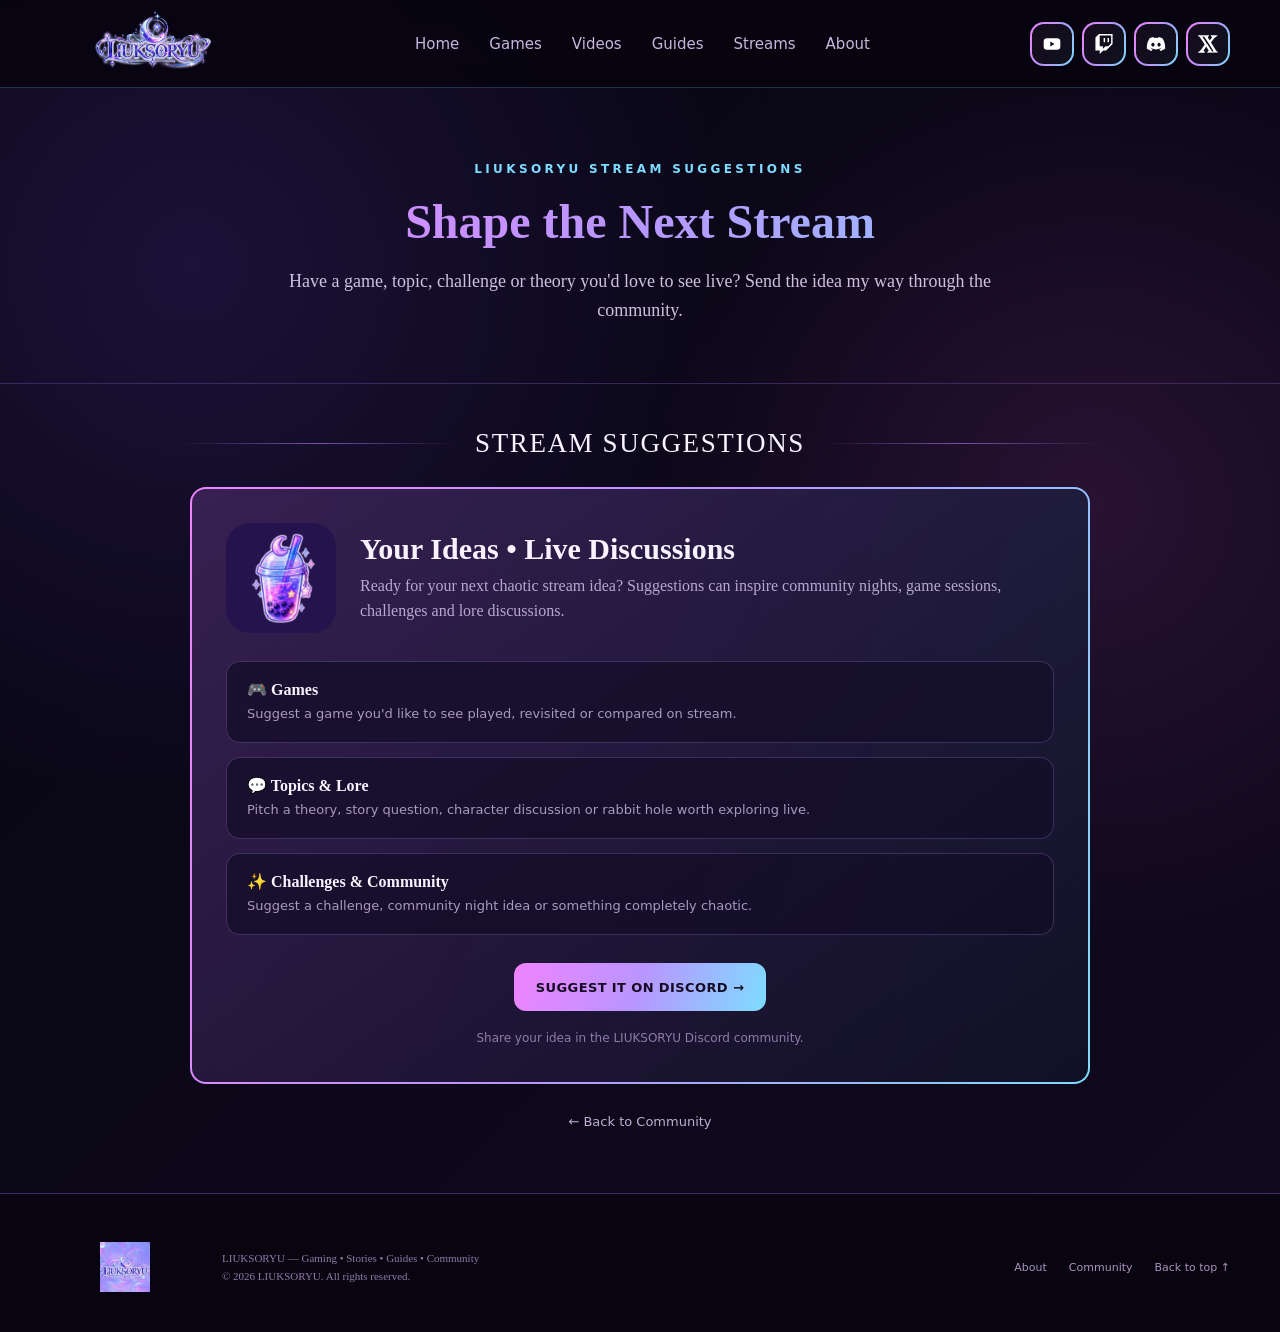
<file: stream-suggestions.html>
<!doctype html>
<html lang="en">
<head>
<meta charset="utf-8">
<meta name="viewport" content="width=device-width,initial-scale=1">
<meta name="description" content="LIUKSORYU Stream Suggestions — share ideas for games, topics, challenges and live discussions.">
<title>LIUKSORYU — Stream Suggestions</title>
<style>
:root{--bg:#090615;--panel:#130d28;--text:#f8f3ff;--muted:#b8a8d0;--pink:#ef83ff;--lav:#b896ff;--blue:#7edcff}
*{box-sizing:border-box}html{scroll-behavior:smooth}body{margin:0;min-height:100vh;background:radial-gradient(circle at 15% 20%,#1b1238 0,transparent 35%),radial-gradient(circle at 85% 38%,#291233 0,transparent 32%),linear-gradient(135deg,var(--bg),#0c0819 55%,#12091e);color:var(--text);font-family:Georgia,'Times New Roman',serif;overflow-x:hidden}a{color:inherit;text-decoration:none}.shell{width:min(calc(100% - 36px),1180px);margin:auto}.topbar{height:88px;background:rgba(8,5,16,.94);border-bottom:1px solid rgba(126,220,255,.22);position:sticky;top:0;z-index:20;backdrop-filter:blur(12px)}.nav{height:88px;display:flex;align-items:center;gap:30px}.brand img{width:205px;height:68px;object-fit:contain}.links{display:flex;gap:30px;margin:auto;font:15px system-ui,sans-serif;color:#c7b7dd}.links a:hover{color:var(--pink)}.socials{display:flex;gap:8px}.social{width:44px;height:44px;border:2px solid transparent;border-radius:14px;display:grid;place-items:center;color:#fff;background:linear-gradient(rgba(8,5,16,.94),rgba(8,5,16,.94)) padding-box,linear-gradient(110deg,var(--pink),var(--lav),var(--blue)) border-box}.social svg{width:20px;height:20px;display:block}.social:hover{color:#fff}.social[aria-label="X"] svg{width:20px;height:20px;transform:none}.hero{padding:74px 0 58px;text-align:center;border-bottom:1px solid rgba(91,62,145,.55)}.eyebrow{font:800 12px system-ui,sans-serif;letter-spacing:.28em;color:var(--blue);margin-bottom:18px}.hero h1{margin:0;font-size:48px;background:linear-gradient(110deg,var(--pink),var(--lav),var(--blue));-webkit-background-clip:text;background-clip:text;color:transparent}.hero p{max-width:760px;margin:18px auto 0;color:#cfc1df;font-size:18px;line-height:1.6}.section{padding:44px 0 64px}.section-title{display:flex;align-items:center;gap:18px;justify-content:center;margin-bottom:28px}.section-title h2{margin:0;font-size:27px;letter-spacing:.06em;font-weight:500}.rule{height:1px;flex:1;max-width:280px;background:linear-gradient(90deg,transparent,#7653ad,transparent)}.panel{max-width:900px;margin:0 auto;padding:34px;border:2px solid transparent;border-radius:16px;background:linear-gradient(145deg,rgba(30,18,58,.88),rgba(12,8,28,.96)) padding-box,linear-gradient(110deg,var(--pink),var(--lav),var(--blue)) border-box}.panel-head{display:flex;align-items:center;gap:24px;margin-bottom:28px}.art{width:110px;height:110px;flex:0 0 110px;border-radius:24px;background:#24134c;display:grid;place-items:center;overflow:hidden}.art img{width:92px;height:92px;object-fit:contain}.copy{min-width:0}.copy h3{margin:0 0 8px;font-size:30px;line-height:1.18}.copy p{margin:0;color:var(--muted);font-size:16px;line-height:1.55}.ideas{display:grid;gap:14px;margin-top:24px}.idea{padding:18px 20px;border:1px solid rgba(184,150,255,.24);border-radius:14px;background:rgba(19,13,40,.72)}.idea strong{display:block;font-size:16px;margin-bottom:5px}.idea span{color:#a999bc;font:13px system-ui;line-height:1.55}.actions{display:flex;justify-content:center;gap:12px;flex-wrap:wrap;margin-top:28px}.btn{display:inline-flex;align-items:center;justify-content:center;min-height:48px;padding:13px 20px;border:2px solid transparent;border-radius:12px;background:linear-gradient(rgba(19,13,40,.88),rgba(19,13,40,.88)) padding-box,linear-gradient(110deg,var(--pink),var(--lav),var(--blue)) border-box;color:#fff;font:800 13px system-ui;letter-spacing:.03em}.btn.primary{background:linear-gradient(110deg,var(--pink),var(--lav),var(--blue)) padding-box,linear-gradient(110deg,var(--pink),var(--lav),var(--blue)) border-box;color:#160b22}.note{text-align:center;color:#8f7ba9;font:12px system-ui;line-height:1.6;margin:18px auto 0;max-width:650px}.back{display:block;width:max-content;margin:30px auto 0;color:#bfaed2;font:13px system-ui}.footer{padding:48px 0 40px;background:#080511;border-top:1px solid #3e2a65}.footer-inner{display:flex;justify-content:space-between;gap:40px}.footer-brand{display:flex;align-items:center;gap:22px}.footer-brand img{width:150px;height:50px;object-fit:contain}.footer-copy{color:#8f7ba9;font-size:11px;line-height:1.7}.footer-links{display:flex;gap:22px;align-items:center;color:#a993bd;font:11px system-ui}
@media(max-width:900px){.links{display:none}.nav{justify-content:space-between}.brand img{width:145px}}
@media(max-width:600px){.shell{width:calc(100% - 22px)}.topbar,.nav{height:64px}.brand img{width:108px;height:52px}.socials{gap:6px}.social{width:44px;height:44px;min-width:44px}.hero{padding:54px 0 44px}.hero h1{font-size:34px;line-height:1.18}.hero p{font-size:15px}.section{padding:32px 0 48px}.section-title{gap:10px;margin-bottom:22px}.section-title h2{font-size:20px;white-space:nowrap}.rule{max-width:70px}.panel{padding:24px 16px}.panel-head{flex-direction:column;text-align:center;gap:16px}.art{width:88px;height:88px;flex-basis:88px}.art img{width:76px;height:76px}.copy h3{font-size:23px;line-height:1.25}.copy p{font-size:13px;line-height:1.55}.idea{padding:16px 14px}.idea strong{font-size:15px}.idea span{font-size:12px}.actions{margin-top:24px}.actions .btn{width:100%}.note{font-size:11px}.back{margin-top:26px}.footer-inner{flex-direction:column;gap:36px}.footer-brand{align-items:flex-start;flex-direction:column;gap:22px}.footer-links{gap:22px;flex-wrap:wrap}}
@media(max-width:380px){.brand img{width:94px}.social{width:40px;height:40px;min-width:40px}.socials{gap:5px}.hero h1{font-size:29px}.section-title h2{font-size:19px}.rule{max-width:55px}.copy h3{font-size:21px}.copy p{font-size:12px}}
</style>
</head>
<body>
<header class="topbar"><div class="shell nav"><a class="brand" href="index.html#top"><img src="LOGO.png" alt="LIUKSORYU"></a><nav class="links"><a href="index.html#top">Home</a><a href="index.html#games">Games</a><a href="index.html#videos">Videos</a><a href="index.html#guides">Guides</a><a href="index.html#community">Streams</a><a href="index.html#about">About</a></nav><div class="socials"><a class="social" href="https://youtube.com/@liuksoryu" target="_blank" rel="noopener" aria-label="YouTube"><svg viewBox="0 0 24 24"><rect x="2" y="5" width="20" height="14" rx="4" fill="#fff"/><path d="M10 9l5 3-5 3V9z" fill="#130d28"/></svg></a><a class="social" href="https://www.twitch.tv/liuksoryu" target="_blank" rel="noopener" aria-label="Twitch"><svg viewBox="0 0 24 24" fill="currentColor"><path d="M11.571 4.714h1.715v5.143H11.57zm4.715 0H18v5.143h-1.714zM6 0L1.714 4.286v15.428h5.143V24l4.286-4.286h3.428L22.286 12V0zm14.571 11.143l-3.428 3.428h-3.429l-3 3v-3H6.857V1.714h13.714Z"/></svg></a><a class="social" href="https://discord.gg/DwHKtRMX2g" target="_blank" rel="noopener" aria-label="Discord"><svg viewBox="0 0 640 512" fill="currentColor"><path d="M524.531,69.836a1.5,1.5,0,0,0-.764-.7A485.065,485.065,0,0,0,404.081,32.03a1.816,1.816,0,0,0-1.923.91,337.461,337.461,0,0,0-14.9,30.6,447.848,447.848,0,0,0-134.426,0,309.541,309.541,0,0,0-15.135-30.6,1.89,1.89,0,0,0-1.924-.91A483.689,483.689,0,0,0,116.085,69.137a1.712,1.712,0,0,0-.788.676C39.068,183.651,18.186,294.69,28.43,404.354a2.016,2.016,0,0,0,.765,1.375A487.666,487.666,0,0,0,176.02,479.918a1.9,1.9,0,0,0,2.063-.676A348.2,348.2,0,0,0,208.12,430.4a1.86,1.86,0,0,0-1.019-2.588,321.173,321.173,0,0,1-45.868-21.853,1.885,1.885,0,0,1-.185-3.126c3.082-2.309,6.166-4.711,9.109-7.137a1.819,1.819,0,0,1,1.9-.256c96.229,43.917,200.41,43.917,295.5,0a1.812,1.812,0,0,1,1.924.233c2.944,2.426,6.027,4.851,9.132,7.16a1.884,1.884,0,0,1-.162,3.126,301.407,301.407,0,0,1-45.89,21.83,1.875,1.875,0,0,0-1,2.611,391.055,391.055,0,0,0,30.014,48.815,1.864,1.864,0,0,0,2.063.7A486.048,486.048,0,0,0,610.7,405.729a1.882,1.882,0,0,0,.765-1.352C623.729,277.594,590.933,167.465,524.531,69.836ZM222.491,337.58c-28.972,0-52.844-26.587-52.844-59.239S193.056,219.1,222.491,219.1c29.665,0,53.306,26.82,52.843,59.239C275.334,310.993,251.924,337.58,222.491,337.58Zm195.38,0c-28.971,0-52.843-26.587-52.843-59.239S388.437,219.1,417.871,219.1c29.667,0,53.307,26.82,52.844,59.239C470.715,310.993,447.538,337.58,417.871,337.58Z"/></svg></a><a class="social" href="https://x.com/LiukSoryu" target="_blank" rel="noopener" aria-label="X"><svg viewBox="0 0 315 274" fill="currentColor" fill-rule="evenodd"><path d="M1,0 L0,7 L17,20 L32,36 L73,94 L106,145 L104,150 L45,231 L27,249 L1,266 L1,270 L4,273 L107,273 L109,269 L108,264 L90,245 L88,239 L128,179 L132,181 L168,238 L168,242 L147,264 L146,270 L148,273 L313,272 L314,265 L302,257 L287,242 L279,231 L206,115 L207,110 L259,43 L283,21 L295,13 L305,9 L307,7 L306,0 L203,0 L201,2 L201,8 L220,30 L220,33 L186,79 L183,78 L155,33 L157,27 L174,8 L173,0 Z M71,20 L99,21 L101,26 L159,113 L245,250 L243,254 L221,254 L159,155 L149,136 L147,135 L144,139 L141,136 L120,101 L69,23 Z"/></svg></a></div></div></header>
<main><section class="hero"><div class="shell"><div class="eyebrow">LIUKSORYU STREAM SUGGESTIONS</div><h1>Shape the Next Stream</h1><p>Have a game, topic, challenge or theory you'd love to see live? Send the idea my way through the community.</p></div></section><section class="section"><div class="shell"><div class="section-title"><span class="rule"></span><h2>STREAM SUGGESTIONS</h2><span class="rule"></span></div><div class="panel"><div class="panel-head"><div class="art"><img src="bobas friends.png" alt="Boba's Friends artwork"></div><div class="copy"><h3>Your Ideas • Live Discussions</h3><p>Ready for your next chaotic stream idea? Suggestions can inspire community nights, game sessions, challenges and lore discussions.</p></div></div><div class="ideas"><div class="idea"><strong>🎮 Games</strong><span>Suggest a game you'd like to see played, revisited or compared on stream.</span></div><div class="idea"><strong>💬 Topics &amp; Lore</strong><span>Pitch a theory, story question, character discussion or rabbit hole worth exploring live.</span></div><div class="idea"><strong>✨ Challenges &amp; Community</strong><span>Suggest a challenge, community night idea or something completely chaotic.</span></div></div><div class="actions"><a class="btn primary" href="https://discord.gg/DwHKtRMX2g" target="_blank" rel="noopener">SUGGEST IT ON DISCORD →</a></div><p class="note">Share your idea in the LIUKSORYU Discord community.</p></div><a class="back" href="index.html#community">← Back to Community</a></div></section></main>
<footer class="footer"><div class="shell footer-inner"><div class="footer-brand"><img src="profilediscordcommunity.png" alt="LIUKSORYU"><div class="footer-copy">LIUKSORYU — Gaming • Stories • Guides • Community<br>© 2026 LIUKSORYU. All rights reserved.</div></div><div class="footer-links"><a href="index.html#about">About</a><a href="index.html#community">Community</a><a href="index.html#top">Back to top ↑</a></div></div></footer>
</body></html>
</file>
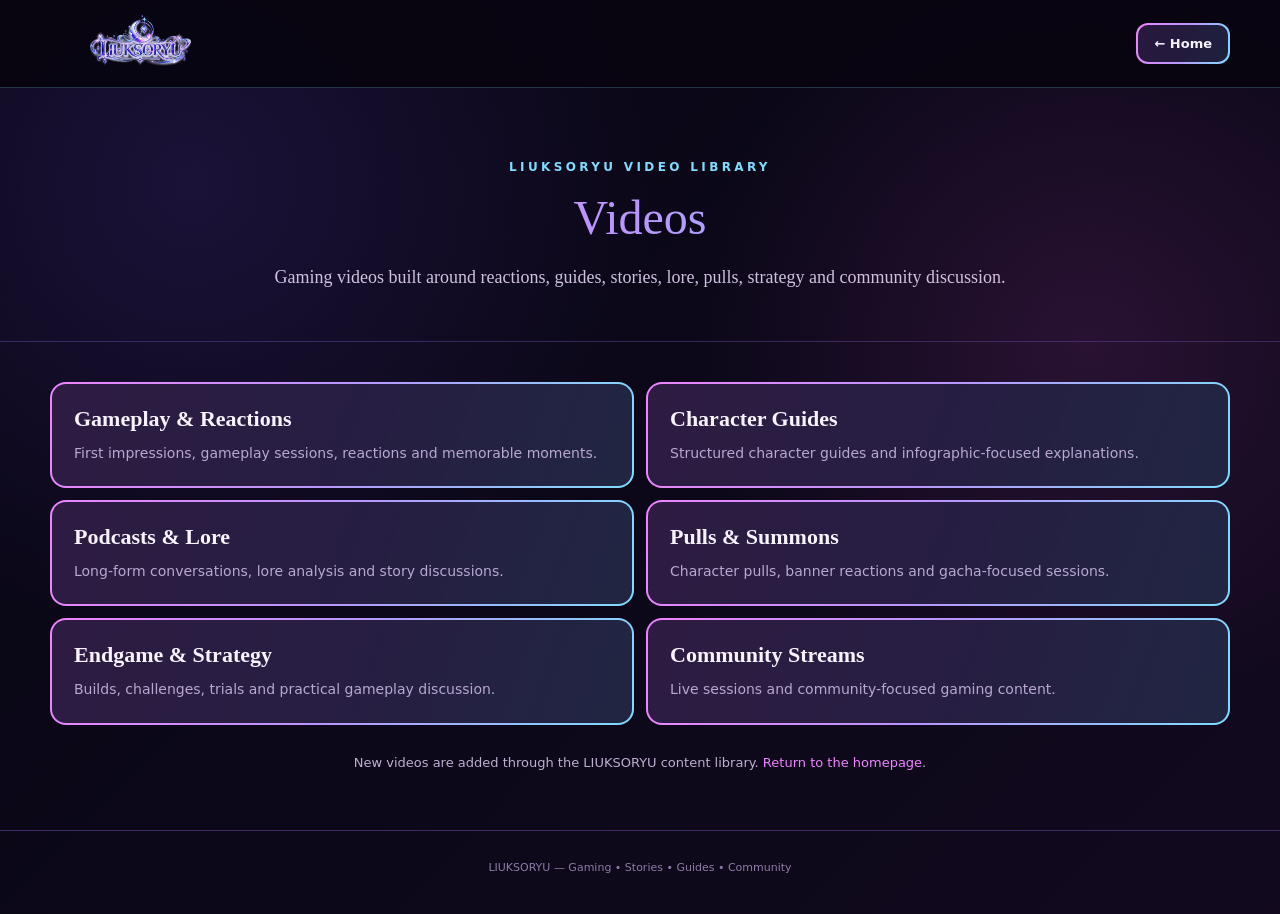
<file: videos.html>
<!doctype html>
<html lang="en">
<head>
<meta charset="utf-8"><meta name="viewport" content="width=device-width,initial-scale=1">
<meta name="description" content="LIUKSORYU Videos — gaming videos, reactions, guides, lore discussions, podcasts and community content.">
<link rel="canonical" href="https://liuksoryu-ls.github.io/videos.html"><title>LIUKSORYU — Videos</title>
<style>
:root{--bg:#090615;--text:#f8f3ff;--muted:#b8a8d0;--pink:#ef83ff;--lav:#b896ff;--blue:#7edcff}*{box-sizing:border-box}body{margin:0;min-height:100vh;background:radial-gradient(circle at 15% 20%,#1b1238 0,transparent 35%),radial-gradient(circle at 85% 38%,#291233 0,transparent 32%),linear-gradient(135deg,var(--bg),#0c0819 55%,#12091e);color:var(--text);font-family:Georgia,'Times New Roman',serif}a{color:inherit;text-decoration:none}.shell{width:min(calc(100% - 36px),1180px);margin:auto}.topbar{height:88px;background:rgba(8,5,16,.94);border-bottom:1px solid rgba(126,220,255,.22);display:flex;align-items:center}.nav{display:flex;align-items:center;justify-content:space-between;gap:18px}.brand img{width:180px;height:60px;object-fit:contain}.home{padding:11px 16px;border:2px solid transparent;border-radius:12px;background:linear-gradient(rgba(19,13,40,.9),rgba(19,13,40,.9)) padding-box,linear-gradient(110deg,var(--pink),var(--lav),var(--blue)) border-box;font:800 13px system-ui,sans-serif}.hero{text-align:center;padding:72px 18px 48px;border-bottom:1px solid rgba(91,62,145,.55)}.eyebrow{font:800 12px system-ui,sans-serif;letter-spacing:.28em;color:var(--blue)}h1{margin:16px 0 0;font-size:48px;font-weight:500;background:linear-gradient(110deg,var(--pink),var(--lav),var(--blue));-webkit-background-clip:text;background-clip:text;color:transparent}.intro{max-width:760px;margin:18px auto 0;color:#cfc1df;font-size:18px;line-height:1.65}.section{padding:40px 0 60px}.grid{display:grid;grid-template-columns:repeat(2,minmax(0,1fr));gap:12px}.card{display:block;padding:22px;border:2px solid transparent;border-radius:16px;background:linear-gradient(rgba(19,13,40,.88),rgba(19,13,40,.88)) padding-box,linear-gradient(110deg,var(--pink),var(--lav),var(--blue)) border-box}.card h2{margin:0 0 10px;font-size:22px}.card p{margin:0;color:var(--muted);font:14px/1.6 system-ui,sans-serif}.cta{text-align:center;margin-top:30px;color:#bfaed2;font:13px system-ui,sans-serif}.cta a{color:var(--pink)}footer{padding:30px 0 40px;border-top:1px solid #3e2a65;color:#8f7ba9;text-align:center;font:11px system-ui,sans-serif}@media(max-width:600px){.shell{width:calc(100% - 22px)}.topbar{height:64px}.brand img{width:120px;height:50px}.home{padding:9px 12px;font-size:12px}.hero{padding:52px 11px 36px}h1{font-size:34px}.intro{font-size:16px}.section{padding:30px 0 46px}.grid{grid-template-columns:1fr}.card{padding:18px}.card h2{font-size:20px}}
</style></head>
<body><header class="topbar"><div class="shell nav"><a class="brand" href="index.html#top"><img src="LOGO.png" alt="LIUKSORYU"></a><a class="home" href="index.html#videos">← Home</a></div></header>
<main><section class="hero"><div class="shell"><div class="eyebrow">LIUKSORYU VIDEO LIBRARY</div><h1>Videos</h1><p class="intro">Gaming videos built around reactions, guides, stories, lore, pulls, strategy and community discussion.</p></div></section><section class="section"><div class="shell"><div class="grid">
<a class="card" href="index.html#videos"><h2>Gameplay & Reactions</h2><p>First impressions, gameplay sessions, reactions and memorable moments.</p></a>
<a class="card" href="character-guides.html"><h2>Character Guides</h2><p>Structured character guides and infographic-focused explanations.</p></a>
<a class="card" href="podcasts.html"><h2>Podcasts & Lore</h2><p>Long-form conversations, lore analysis and story discussions.</p></a>
<a class="card" href="index.html#videos"><h2>Pulls & Summons</h2><p>Character pulls, banner reactions and gacha-focused sessions.</p></a>
<a class="card" href="index.html#videos"><h2>Endgame & Strategy</h2><p>Builds, challenges, trials and practical gameplay discussion.</p></a>
<a class="card" href="index.html#community"><h2>Community Streams</h2><p>Live sessions and community-focused gaming content.</p></a>
</div><div class="cta">New videos are added through the LIUKSORYU content library. <a href="index.html#videos">Return to the homepage</a>.</div></div></section></main><footer>LIUKSORYU — Gaming • Stories • Guides • Community</footer></body></html>
</file>
